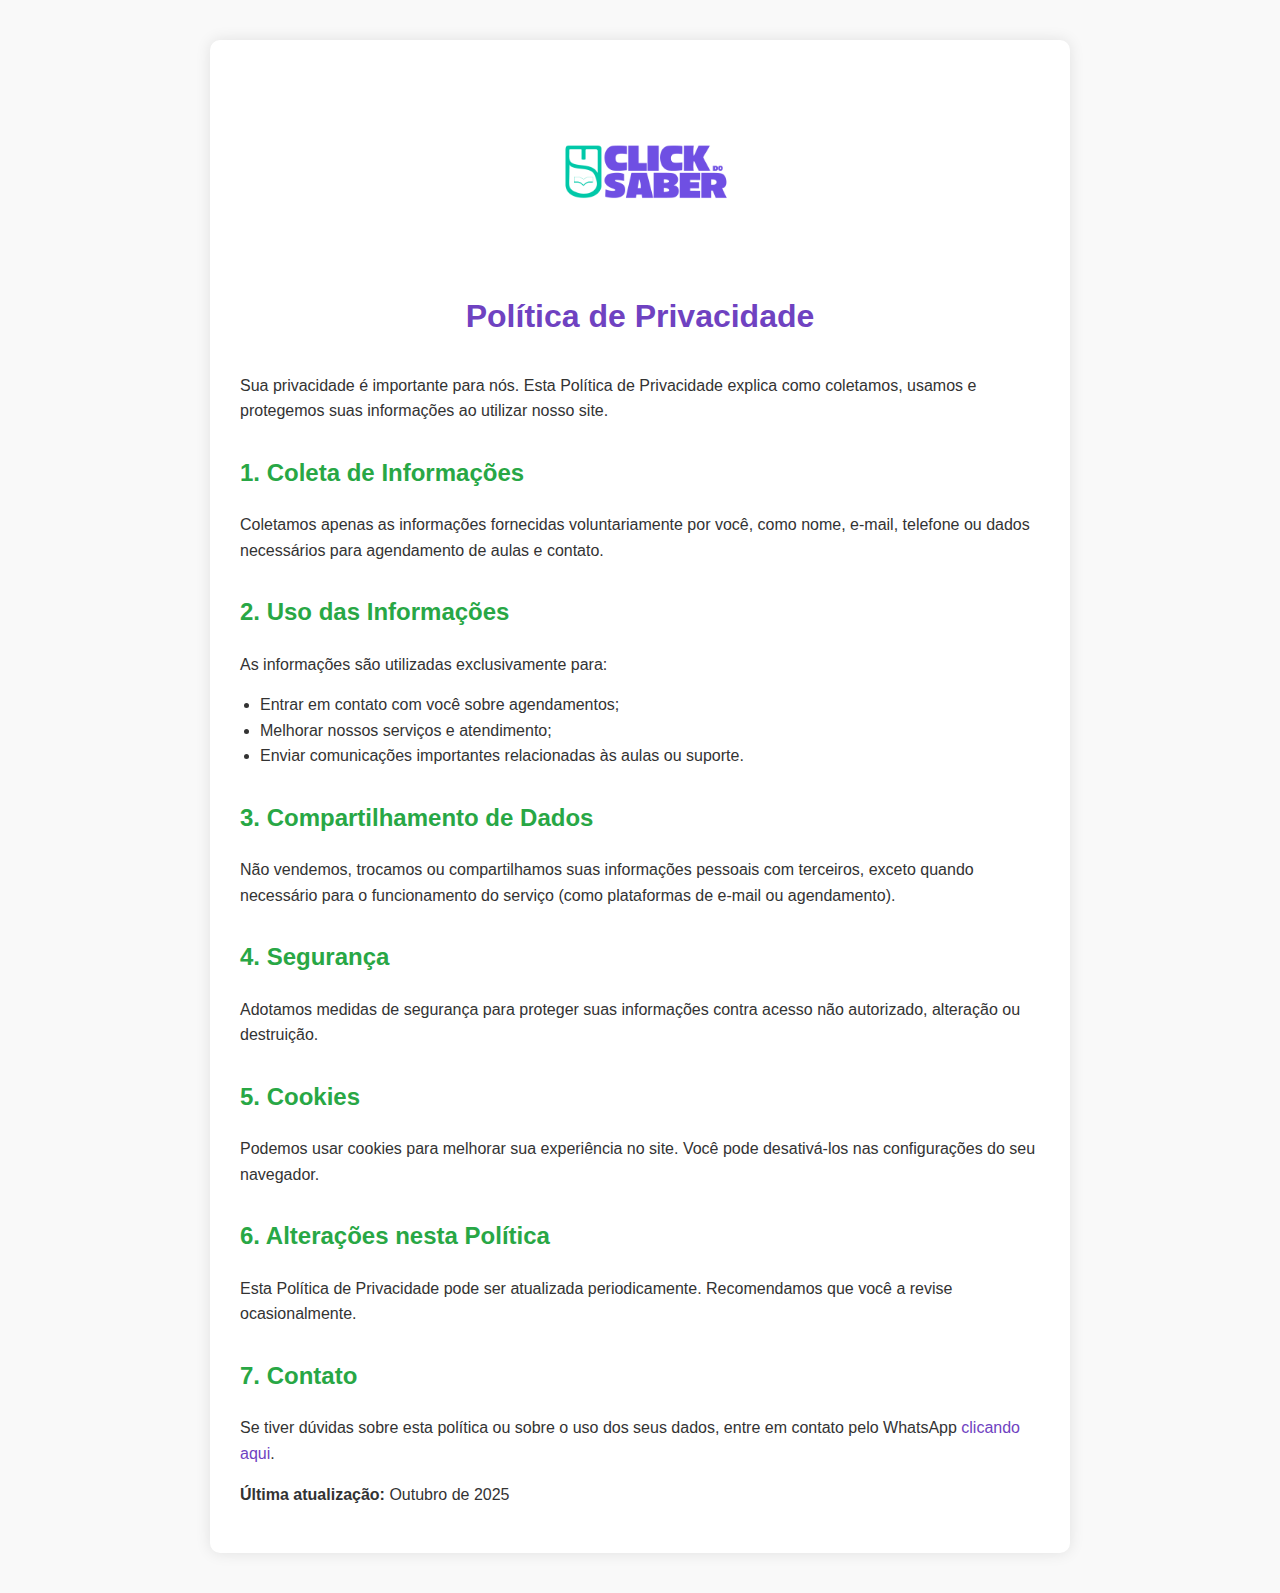
<file: politica.html>
<!DOCTYPE html>
<html lang="pt-BR">
<head>
  <meta charset="UTF-8">
  <meta name="viewport" content="width=device-width, initial-scale=1.0">
  <title>Política de Privacidade</title>
  <style>
    body {
      font-family: 'Arial', sans-serif;
      line-height: 1.6;
      margin: 0;
      padding: 40px;
      background-color: #f9f9f9;
      color: #333;
    }
    .container {
      max-width: 800px;
      margin: auto;
      background: #fff;
      padding: 30px;
      border-radius: 10px;
      box-shadow: 0 0 15px rgba(0,0,0,0.1);
    }
    .logo {
      display: block;
      margin: 0 auto 20px auto;
      max-width: 200px;
    }
    h1 {
      color: #6f42c1; /* roxo */
      text-align: center;
      margin-bottom: 30px;
    }
    h2 {
      color: #28a745; /* verde */
      margin-top: 30px;
    }
    p {
      margin-bottom: 15px;
    }
    ul {
      margin-top: 10px;
      margin-bottom: 15px;
      padding-left: 20px;
    }
    a {
      color: #6f42c1;
      text-decoration: none;
    }
    a:hover {
      text-decoration: underline;
    }
  </style>
</head>
<body>
  <div class="container">
    <!-- Espaço para a logo -->
    <img src="LOGO-2 (1).png" alt="Logo da Empresa" class="logo">

    <h1>Política de Privacidade</h1>

    <p>Sua privacidade é importante para nós. Esta Política de Privacidade explica como coletamos, usamos e protegemos suas informações ao utilizar nosso site.</p>

    <h2>1. Coleta de Informações</h2>
    <p>Coletamos apenas as informações fornecidas voluntariamente por você, como nome, e-mail, telefone ou dados necessários para agendamento de aulas e contato.</p>

    <h2>2. Uso das Informações</h2>
    <p>As informações são utilizadas exclusivamente para:</p>
    <ul>
      <li>Entrar em contato com você sobre agendamentos;</li>
      <li>Melhorar nossos serviços e atendimento;</li>
      <li>Enviar comunicações importantes relacionadas às aulas ou suporte.</li>
    </ul>

    <h2>3. Compartilhamento de Dados</h2>
    <p>Não vendemos, trocamos ou compartilhamos suas informações pessoais com terceiros, exceto quando necessário para o funcionamento do serviço (como plataformas de e-mail ou agendamento).</p>

    <h2>4. Segurança</h2>
    <p>Adotamos medidas de segurança para proteger suas informações contra acesso não autorizado, alteração ou destruição.</p>

    <h2>5. Cookies</h2>
    <p>Podemos usar cookies para melhorar sua experiência no site. Você pode desativá-los nas configurações do seu navegador.</p>

    <h2>6. Alterações nesta Política</h2>
    <p>Esta Política de Privacidade pode ser atualizada periodicamente. Recomendamos que você a revise ocasionalmente.</p>

    <h2>7. Contato</h2>
    <p>Se tiver dúvidas sobre esta política ou sobre o uso dos seus dados, entre em contato pelo WhatsApp <a href="https://wa.me/5575999271695" target="_blank">clicando aqui</a>.</p>

    <p><strong>Última atualização:</strong> Outubro de 2025</p>
  </div>
</body>
</html>
</file>
